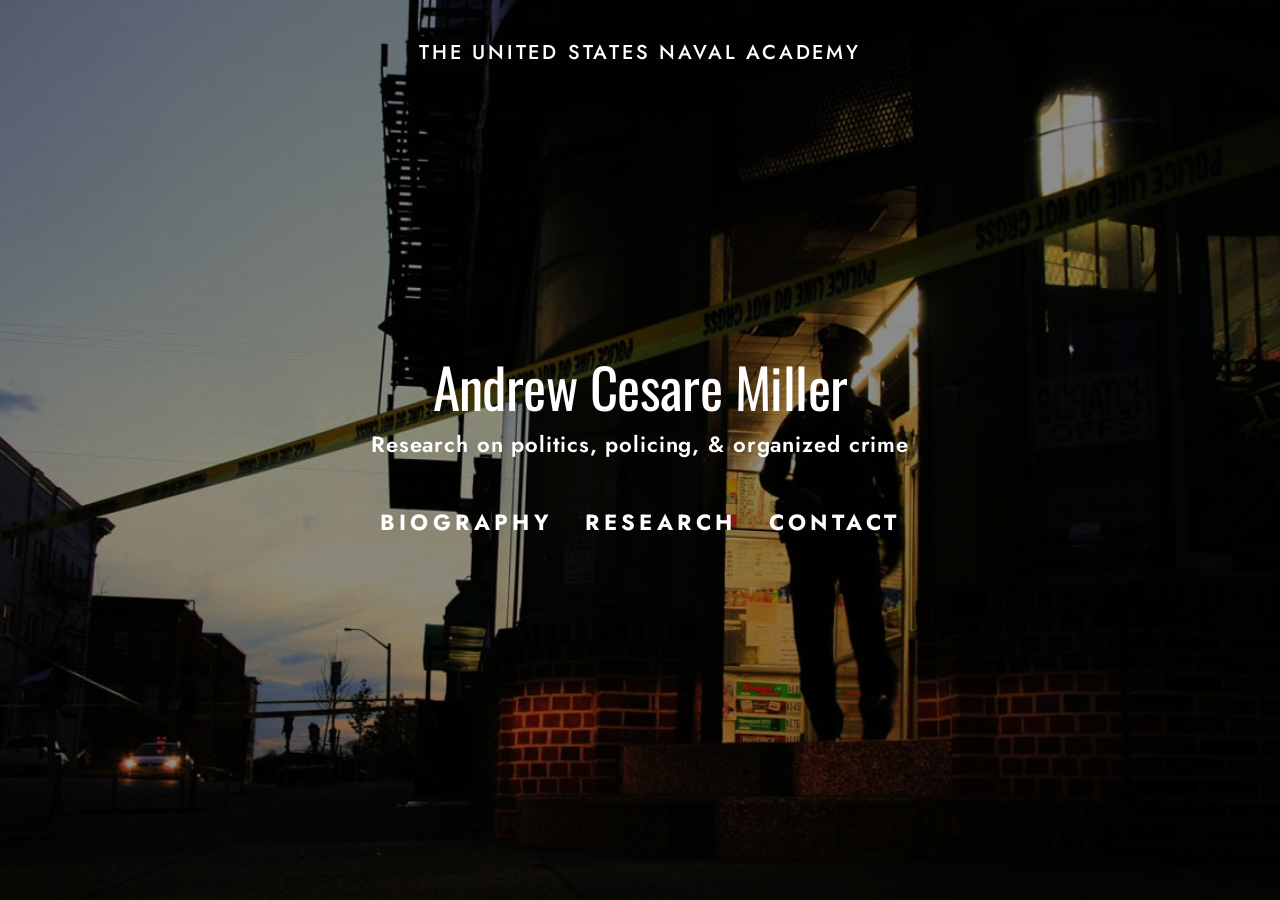
<file: index.html>
<!doctype html>
<html lang="en">
<head>
  <meta charset="utf-8">
  <meta name="viewport" content="width=device-width, initial-scale=1">
  <title>Andrew Cesare Miller | U.S. Naval Academy</title>
  <meta name="description" content="Research on organized crime and policing | Andrew Cesare Miller, Associate Professor, United States Naval Academy">
  <link rel="canonical" href="https://andrewcmiller.org/">
  <meta property="og:title" content="Andrew Cesare Miller | U.S. Naval Academy">
  <meta property="og:description" content="Research on organized crime and policing | Andrew Cesare Miller, Associate Professor, United States Naval Academy">
  <meta property="og:url" content="https://andrewcmiller.org/">
  <meta property="og:image" content="https://andrewcmiller.org/assets/img/og.jpg">
  <meta property="og:image:width" content="1200">
  <meta property="og:image:height" content="630">
  <meta property="og:image:alt" content="Andrew Cesare Miller: research on politics, policing, and organized crime">
  <meta property="og:type" content="website">
  <meta name="twitter:card" content="summary_large_image">
  <link rel="icon" href="assets/img/favicon.svg" type="image/svg+xml">
  <link rel="preload" href="assets/fonts/figtree.woff2" as="font" type="font/woff2" crossorigin>
  <link rel="stylesheet" href="assets/site.css">
  <link rel="alternate" type="text/plain" href="/llms.txt" title="Plain-text summary for language models">
  <script type="application/ld+json">{"@context":"https://schema.org","@graph":[{"@type":"WebSite","@id":"https://andrewcmiller.org/#website","url":"https://andrewcmiller.org/","name":"Andrew Cesare Miller","about":{"@id":"https://andrewcmiller.org/#person"}},{"@type":"Person","@id":"https://andrewcmiller.org/#person","name":"Andrew Cesare Miller","alternateName":["Andrew C. Miller","Andrew Miller"],"givenName":"Andrew","additionalName":"Cesare","familyName":"Miller","url":"https://andrewcmiller.org/","image":"https://andrewcmiller.org/assets/img/og.jpg","email":"mailto:millera@usna.edu","jobTitle":"Associate Professor of Political Science","worksFor":{"@type":"CollegeOrUniversity","name":"United States Naval Academy","url":"https://www.usna.edu","department":{"@type":"Organization","name":"Department of Political Science"}},"alumniOf":[{"@type":"CollegeOrUniversity","name":"Massachusetts Institute of Technology"},{"@type":"CollegeOrUniversity","name":"Georgetown University"},{"@type":"CollegeOrUniversity","name":"The George Washington University"}],"hasCredential":[{"@type":"EducationalOccupationalCredential","credentialCategory":"degree","name":"PhD, Political Science, Massachusetts Institute of Technology (2020)"},{"@type":"EducationalOccupationalCredential","credentialCategory":"degree","name":"Master of Science in Foreign Service, Georgetown University (2011)"},{"@type":"EducationalOccupationalCredential","credentialCategory":"degree","name":"BA, International Affairs & History, The George Washington University (2007)"}],"knowsAbout":["organized crime","criminal governance","policing","police–citizen cooperation","witness cooperation","political violence","International Criminal Court","comparative politics","Nigeria","Baltimore"],"award":["Outstanding Book Award, Division of International Criminology, American Society of Criminology (2025)","Political Science Teacher of the Year, United States Naval Academy (2024)","IASOC Best Dissertation Award (2021)"],"sameAs":["https://scholar.google.com/citations?user=7OlEJ7QAAAAJ","https://orcid.org/0000-0001-5634-9699","https://www.usna.edu/PoliSci/faculty.php#MillerAndrew","https://www.linkedin.com/in/andrew-miller-66686a5/"],"description":"Associate Professor of Political Science at the United States Naval Academy whose research focuses on politics, policing, and organized crime."}]}</script>
</head>
<body>
<a class="skip" href="#main">Skip to content</a>
<main id="main" class="cover">
  <p class="cover-kicker">The United States Naval Academy</p>
  <div>
    <h1>Andrew Cesare Miller</h1>
    <p class="tagline">Research on politics, policing, &amp; organized crime</p>
    <nav aria-label="Main">
      <a href="biography.html">Biography</a>
      <a href="research.html">Research</a>
      <a href="contact.html">Contact</a>
    </nav>
  </div>
</main>
</body>
</html>
</file>
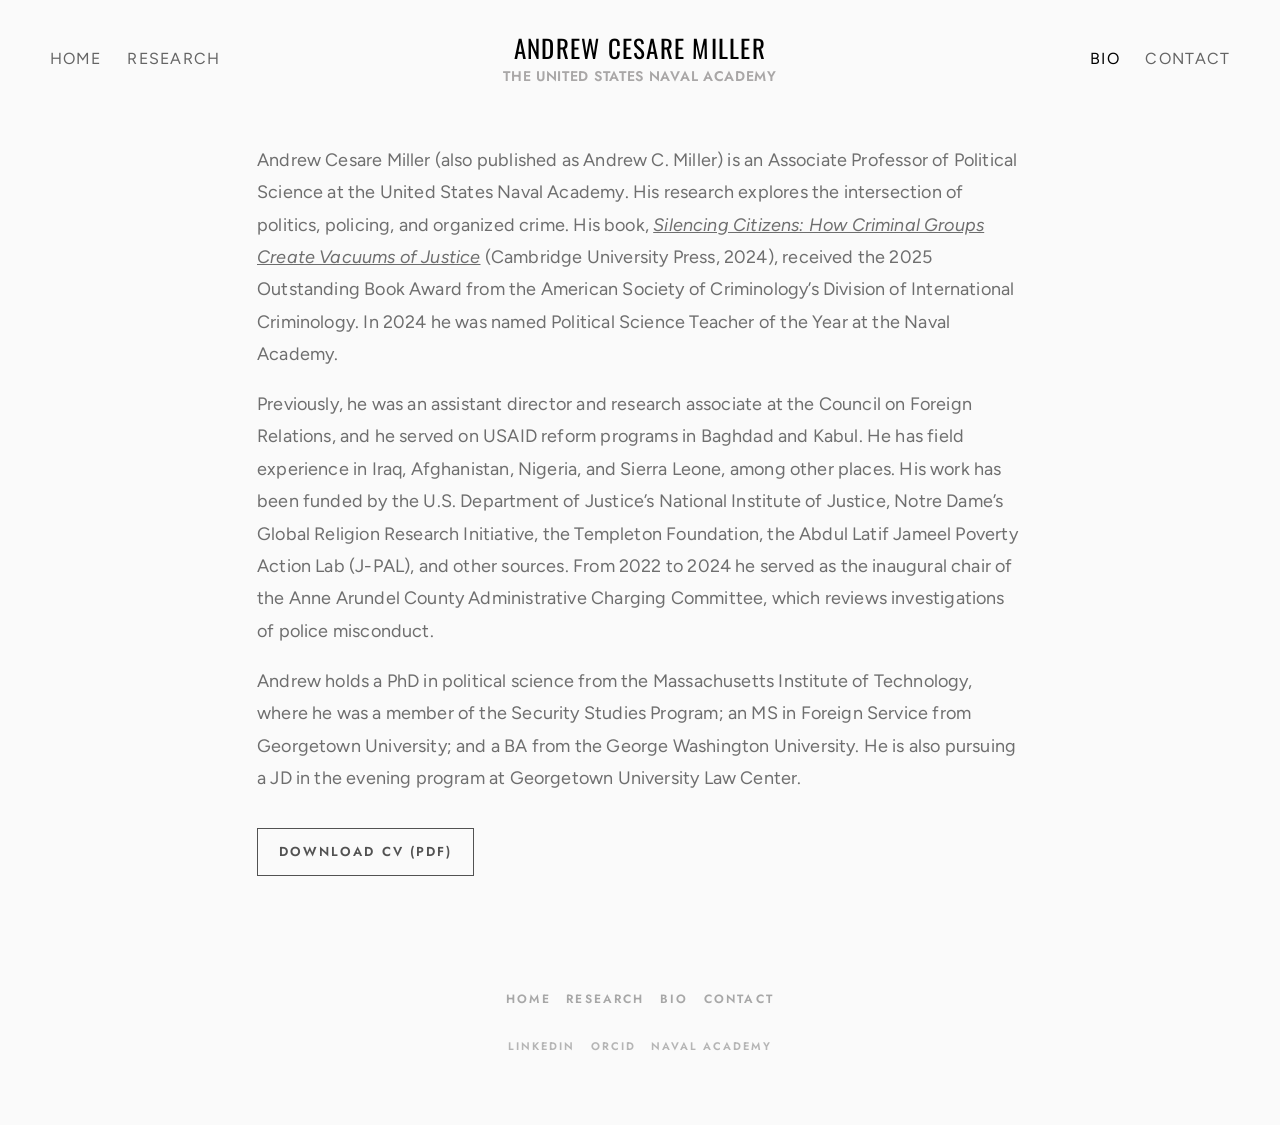
<file: biography.html>
<!doctype html>
<html lang="en">
<head>
  <meta charset="utf-8">
  <meta name="viewport" content="width=device-width, initial-scale=1">
  <title>Biography — Andrew Cesare Miller</title>
  <meta name="description" content="Biography and curriculum vitae of Andrew Cesare Miller, Associate Professor of Political Science at the United States Naval Academy.">
  <link rel="canonical" href="https://andrewcmiller.org/biography">
  <meta property="og:title" content="Biography — Andrew Cesare Miller">
  <meta property="og:description" content="Biography and curriculum vitae of Andrew Cesare Miller, Associate Professor of Political Science at the United States Naval Academy.">
  <meta property="og:url" content="https://andrewcmiller.org/biography">
  <meta property="og:image" content="https://andrewcmiller.org/assets/img/og.jpg">
  <meta property="og:image:width" content="1200">
  <meta property="og:image:height" content="630">
  <meta property="og:image:alt" content="Andrew Cesare Miller: research on politics, policing, and organized crime">
  <meta property="og:type" content="website">
  <meta name="twitter:card" content="summary_large_image">
  <link rel="icon" href="assets/img/favicon.svg" type="image/svg+xml">
  <link rel="preload" href="assets/fonts/figtree.woff2" as="font" type="font/woff2" crossorigin>
  <link rel="stylesheet" href="assets/site.css">
  <link rel="alternate" type="text/plain" href="/llms.txt" title="Plain-text summary for language models">
  <script type="application/ld+json">{"@context":"https://schema.org","@type":"ProfilePage","url":"https://andrewcmiller.org/biography","mainEntity":{"@type":"Person","@id":"https://andrewcmiller.org/#person","name":"Andrew Cesare Miller","alternateName":["Andrew C. Miller","Andrew Miller"],"givenName":"Andrew","additionalName":"Cesare","familyName":"Miller","url":"https://andrewcmiller.org/","image":"https://andrewcmiller.org/assets/img/og.jpg","email":"mailto:millera@usna.edu","jobTitle":"Associate Professor of Political Science","worksFor":{"@type":"CollegeOrUniversity","name":"United States Naval Academy","url":"https://www.usna.edu","department":{"@type":"Organization","name":"Department of Political Science"}},"alumniOf":[{"@type":"CollegeOrUniversity","name":"Massachusetts Institute of Technology"},{"@type":"CollegeOrUniversity","name":"Georgetown University"},{"@type":"CollegeOrUniversity","name":"The George Washington University"}],"hasCredential":[{"@type":"EducationalOccupationalCredential","credentialCategory":"degree","name":"PhD, Political Science, Massachusetts Institute of Technology (2020)"},{"@type":"EducationalOccupationalCredential","credentialCategory":"degree","name":"Master of Science in Foreign Service, Georgetown University (2011)"},{"@type":"EducationalOccupationalCredential","credentialCategory":"degree","name":"BA, International Affairs & History, The George Washington University (2007)"}],"knowsAbout":["organized crime","criminal governance","policing","police–citizen cooperation","witness cooperation","political violence","International Criminal Court","comparative politics","Nigeria","Baltimore"],"award":["Outstanding Book Award, Division of International Criminology, American Society of Criminology (2025)","Political Science Teacher of the Year, United States Naval Academy (2024)","IASOC Best Dissertation Award (2021)"],"sameAs":["https://scholar.google.com/citations?user=7OlEJ7QAAAAJ","https://orcid.org/0000-0001-5634-9699","https://www.usna.edu/PoliSci/faculty.php#MillerAndrew","https://www.linkedin.com/in/andrew-miller-66686a5/"]}}</script>
</head>
<body>
<a class="skip" href="#main">Skip to content</a>
<header class="site-head">
  <nav class="left" aria-label="Main, part 1"><a href="./">Home</a><a href="research.html">Research</a></nav>
  <a class="brand" href="./"><span class="name">Andrew Cesare Miller</span><span class="inst">The United States Naval Academy</span></a>
  <nav class="right" aria-label="Main, part 2"><a href="biography.html" aria-current="page">Bio</a><a href="contact.html">Contact</a></nav>
</header>
<main id="main" class="page">
<p>Andrew Cesare Miller (also published as Andrew C. Miller) is an Associate Professor of Political Science at the United States Naval Academy. His research explores the intersection of politics, policing, and organized crime. His book, <a href="https://doi.org/10.1017/9781009354455"><em>Silencing Citizens: How Criminal Groups Create Vacuums of Justice</em></a> (Cambridge University Press, 2024), received the 2025 Outstanding Book Award from the American Society of Criminology’s Division of International Criminology. In 2024 he was named Political Science Teacher of the Year at the Naval Academy.</p>
<p>Previously, he was an assistant director and research associate at the Council on Foreign Relations, and he served on USAID reform programs in Baghdad and Kabul. He has field experience in Iraq, Afghanistan, Nigeria, and Sierra Leone, among other places. His work has been funded by the U.S. Department of Justice’s National Institute of Justice, Notre Dame’s Global Religion Research Initiative, the Templeton Foundation, the Abdul Latif Jameel Poverty Action Lab (J-PAL), and other sources. From 2022 to 2024 he served as the inaugural chair of the Anne Arundel County Administrative Charging Committee, which reviews investigations of police misconduct.</p>
<p>Andrew holds a PhD in political science from the Massachusetts Institute of Technology, where he was a member of the Security Studies Program; an MS in Foreign Service from Georgetown University; and a BA from the George Washington University. He is also pursuing a JD in the evening program at Georgetown University Law Center.</p>
<p><a class="cv-link" href="Miller_CV.pdf" download>Download CV (PDF)</a></p>
</main>
<footer class="site-foot">
  <nav class="foot-nav" aria-label="Footer"><a href="./">Home</a> <a href="research.html">Research</a> <a href="biography.html">Bio</a> <a href="contact.html">Contact</a></nav>
  <nav class="foot-profiles" aria-label="Profiles"><a href="https://www.linkedin.com/in/andrew-miller-66686a5/">LinkedIn</a> <a href="https://orcid.org/0000-0001-5634-9699">ORCID</a> <a href="https://www.usna.edu/PoliSci/faculty.php#MillerAndrew">Naval Academy</a></nav>
</footer>
</body>
</html>
</file>
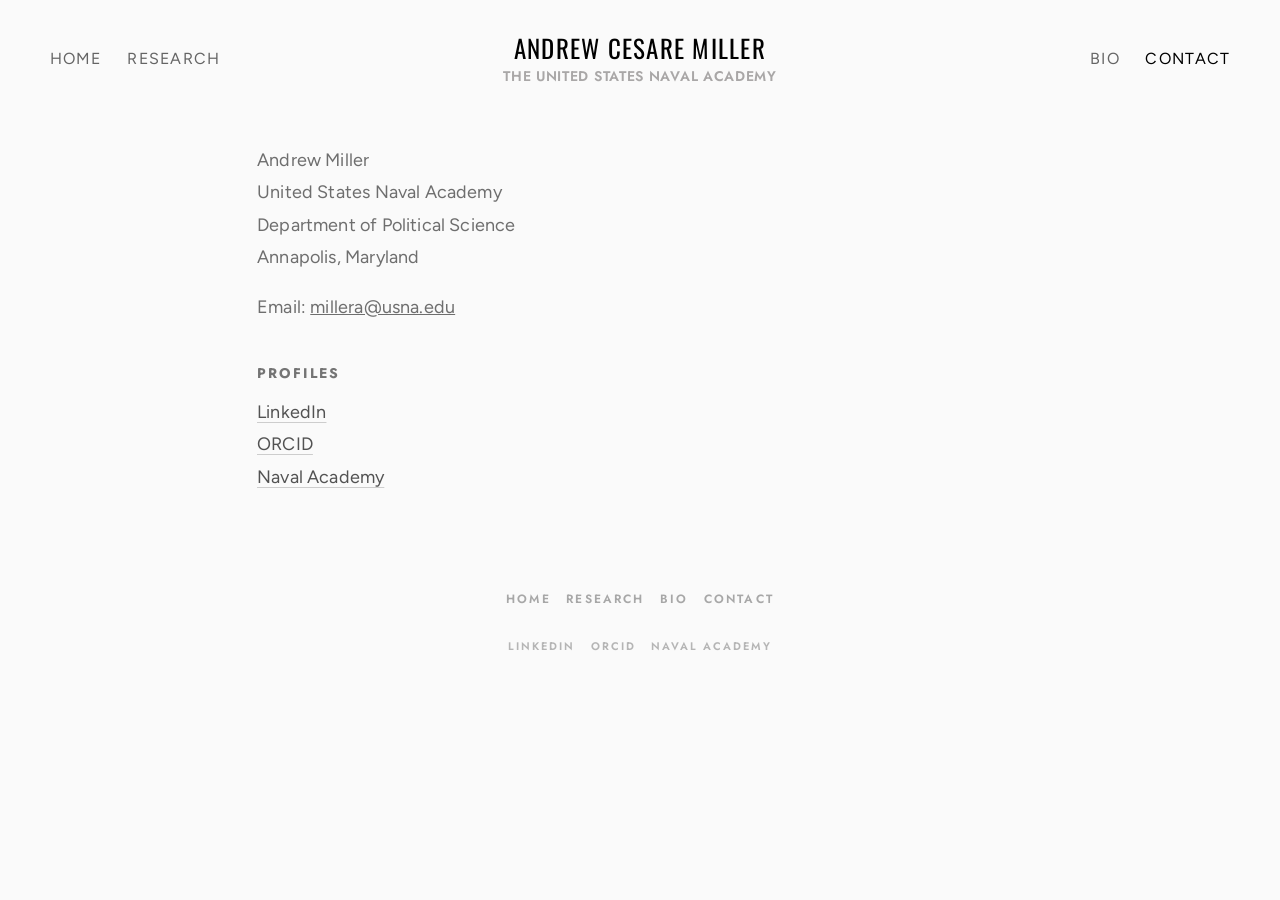
<file: contact.html>
<!doctype html>
<html lang="en">
<head>
  <meta charset="utf-8">
  <meta name="viewport" content="width=device-width, initial-scale=1">
  <title>Contact — Andrew Cesare Miller</title>
  <meta name="description" content="Contact Andrew Cesare Miller, Department of Political Science, United States Naval Academy.">
  <link rel="canonical" href="https://andrewcmiller.org/contact">
  <meta property="og:title" content="Contact — Andrew Cesare Miller">
  <meta property="og:description" content="Contact Andrew Cesare Miller, Department of Political Science, United States Naval Academy.">
  <meta property="og:url" content="https://andrewcmiller.org/contact">
  <meta property="og:image" content="https://andrewcmiller.org/assets/img/og.jpg">
  <meta property="og:image:width" content="1200">
  <meta property="og:image:height" content="630">
  <meta property="og:image:alt" content="Andrew Cesare Miller: research on politics, policing, and organized crime">
  <meta property="og:type" content="website">
  <meta name="twitter:card" content="summary_large_image">
  <link rel="icon" href="assets/img/favicon.svg" type="image/svg+xml">
  <link rel="preload" href="assets/fonts/figtree.woff2" as="font" type="font/woff2" crossorigin>
  <link rel="stylesheet" href="assets/site.css">
  <link rel="alternate" type="text/plain" href="/llms.txt" title="Plain-text summary for language models">
</head>
<body>
<a class="skip" href="#main">Skip to content</a>
<header class="site-head">
  <nav class="left" aria-label="Main, part 1"><a href="./">Home</a><a href="research.html">Research</a></nav>
  <a class="brand" href="./"><span class="name">Andrew Cesare Miller</span><span class="inst">The United States Naval Academy</span></a>
  <nav class="right" aria-label="Main, part 2"><a href="biography.html">Bio</a><a href="contact.html" aria-current="page">Contact</a></nav>
</header>
<main id="main" class="page contact">
<p>Andrew Miller</p>
<p>United States Naval Academy</p>
<p>Department of Political Science</p>
<p>Annapolis, Maryland</p>
<p class="email">Email: <a href="mailto:millera@usna.edu">millera@usna.edu</a></p>
<h3 class="profiles-h">Profiles</h3>
<ul class="profiles"><li><a href="https://www.linkedin.com/in/andrew-miller-66686a5/">LinkedIn</a></li><li><a href="https://orcid.org/0000-0001-5634-9699">ORCID</a></li><li><a href="https://www.usna.edu/PoliSci/faculty.php#MillerAndrew">Naval Academy</a></li></ul>
</main>
<footer class="site-foot">
  <nav class="foot-nav" aria-label="Footer"><a href="./">Home</a> <a href="research.html">Research</a> <a href="biography.html">Bio</a> <a href="contact.html">Contact</a></nav>
  <nav class="foot-profiles" aria-label="Profiles"><a href="https://www.linkedin.com/in/andrew-miller-66686a5/">LinkedIn</a> <a href="https://orcid.org/0000-0001-5634-9699">ORCID</a> <a href="https://www.usna.edu/PoliSci/faculty.php#MillerAndrew">Naval Academy</a></nav>
</footer>
</body>
</html>
</file>
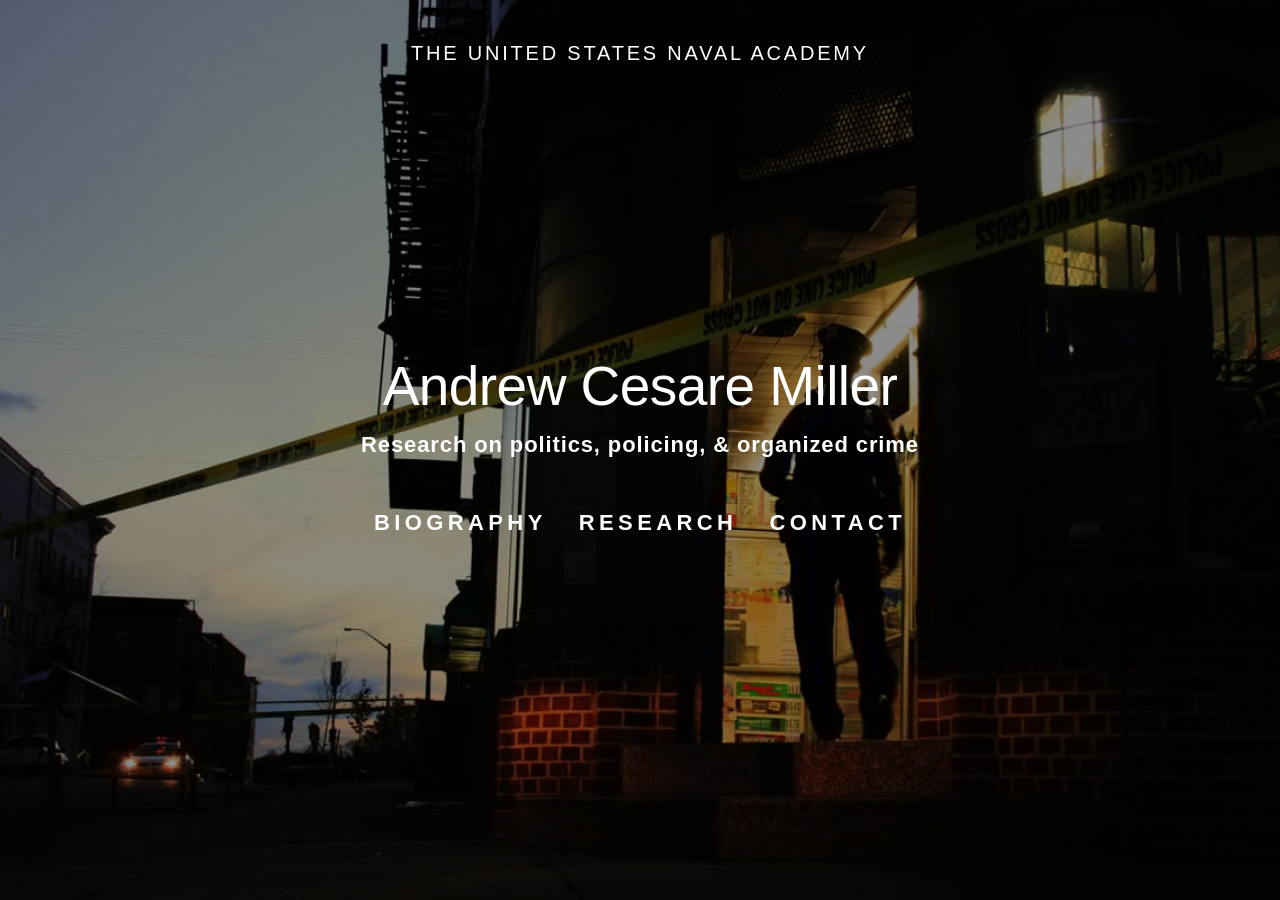
<file: home.html>
<!doctype html><html lang="en"><head><meta charset="utf-8"><meta http-equiv="refresh" content="0; url=/"><link rel="canonical" href="https://andrewcmiller.org/"><title>Redirecting</title></head><body><a href="/">Continue</a></body></html>
</file>
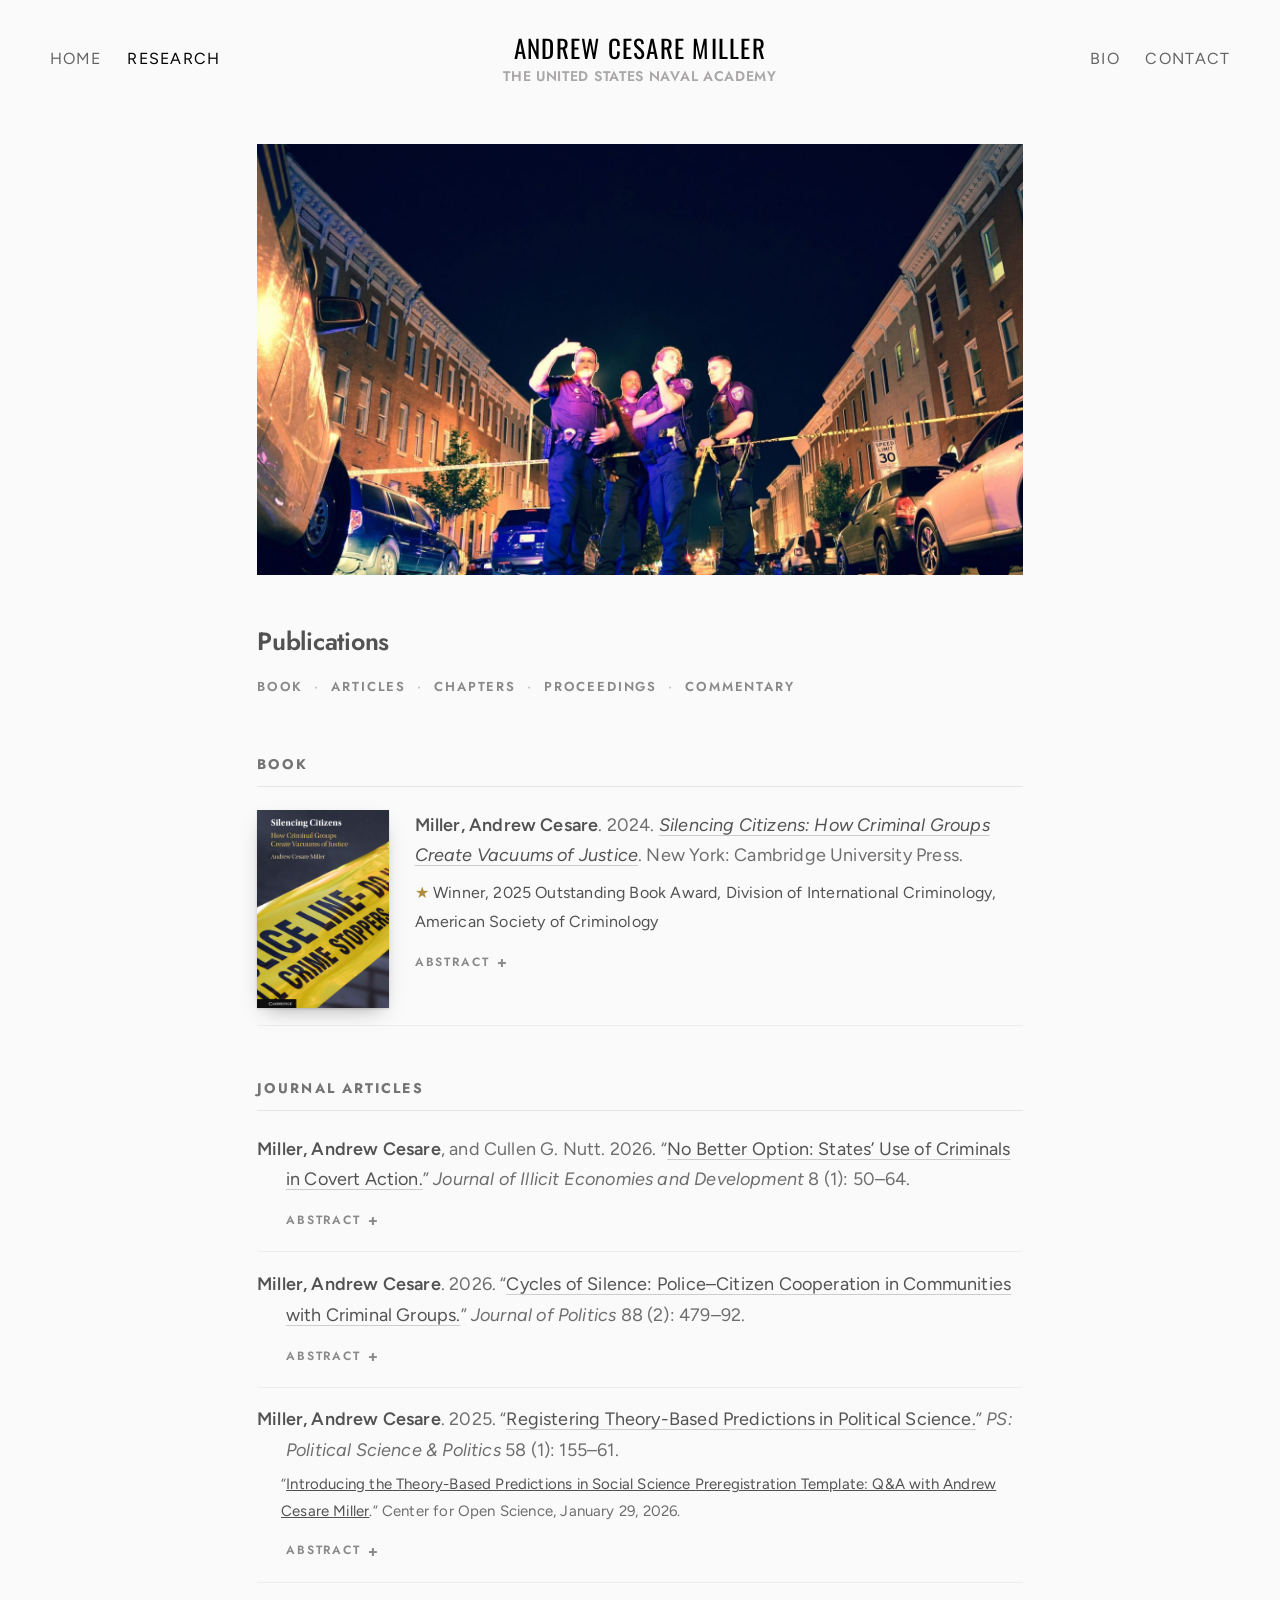
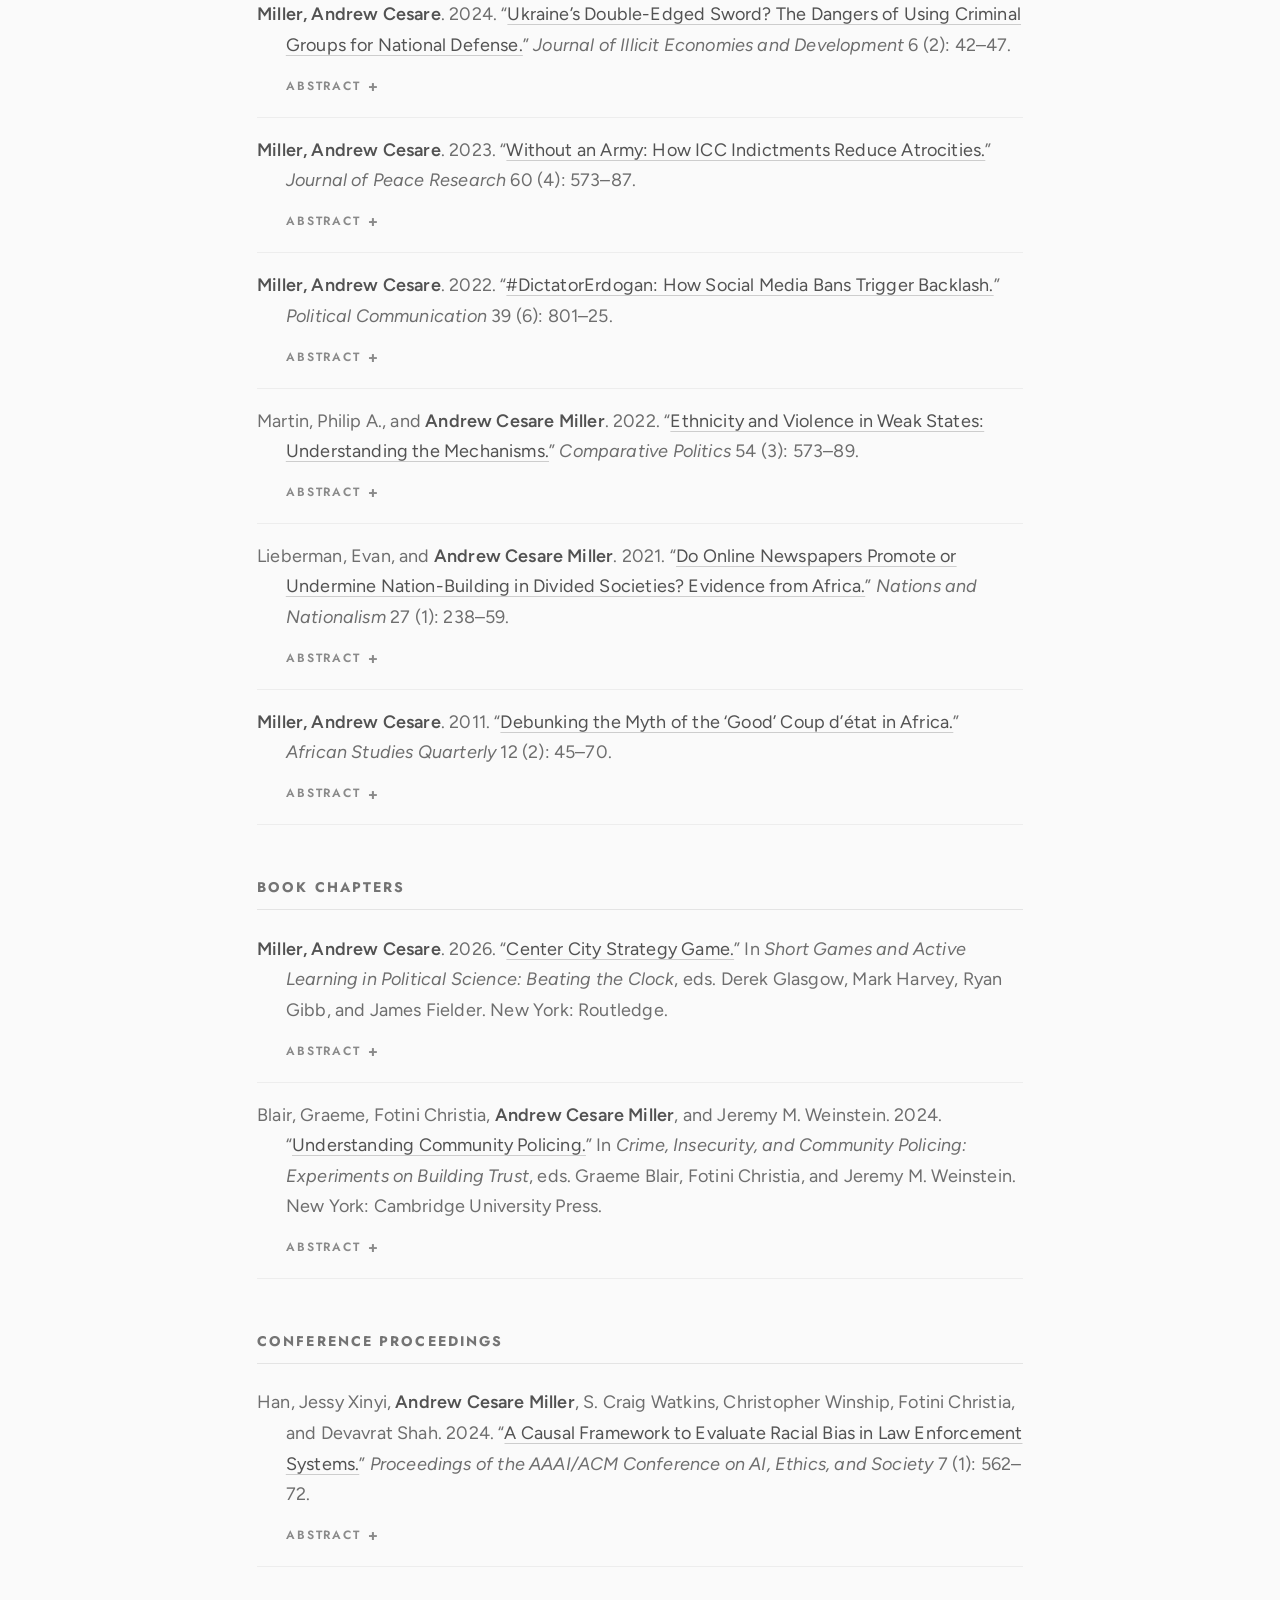
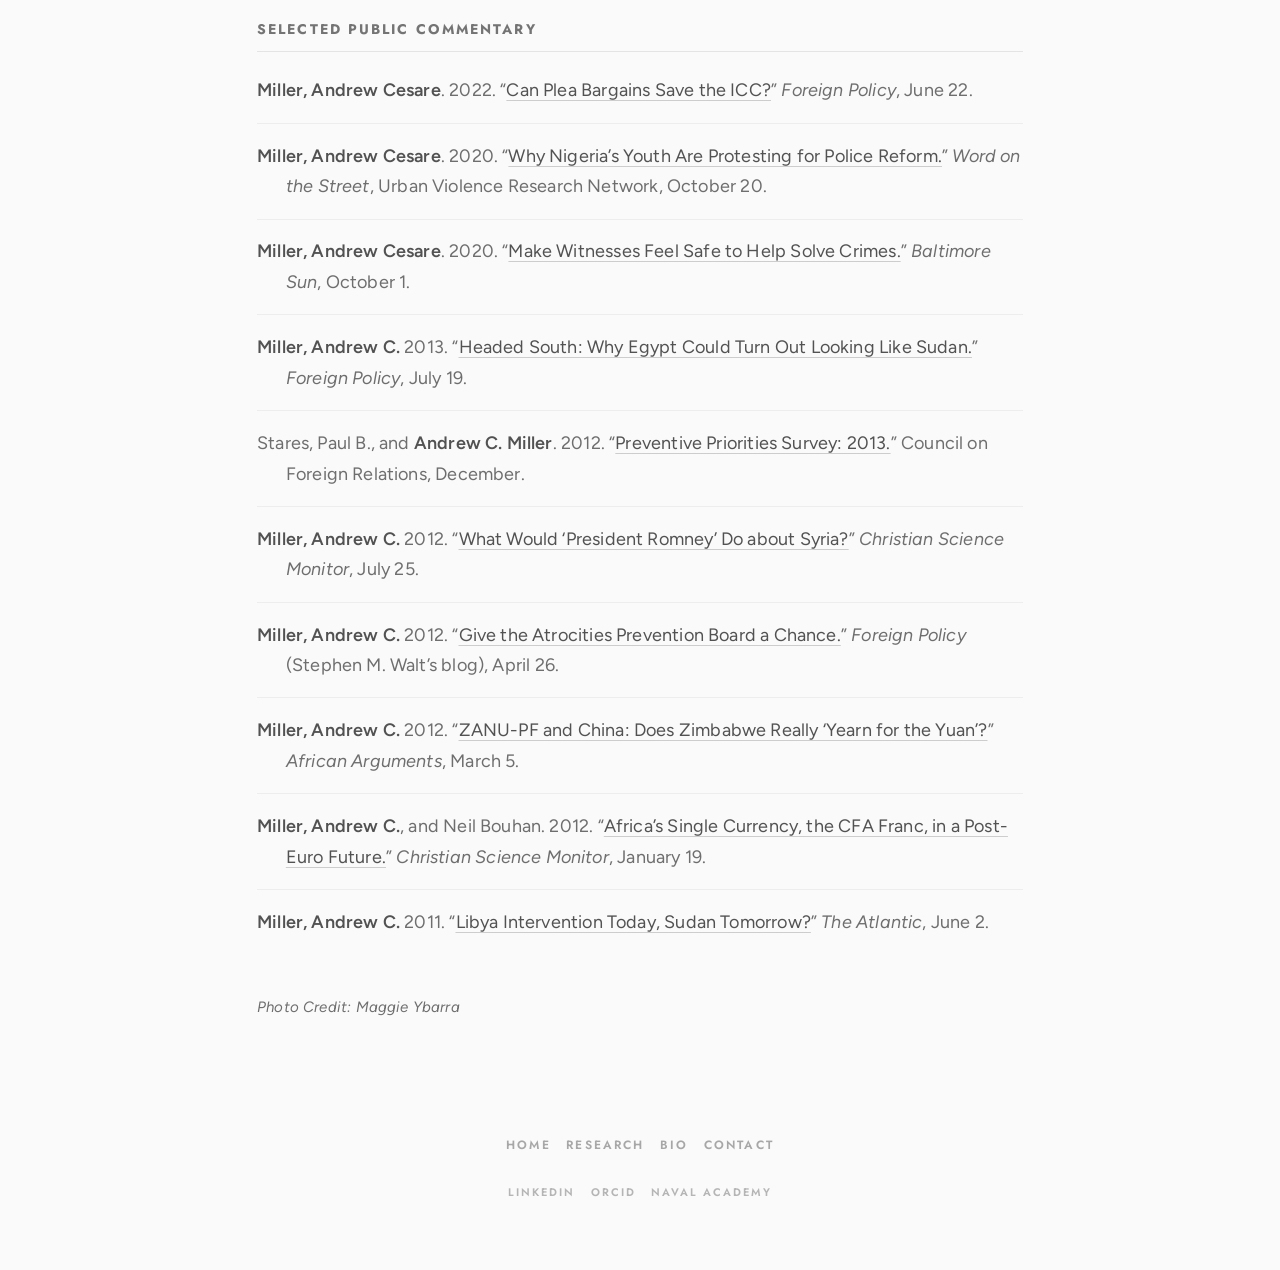
<file: research.html>
<!doctype html>
<html lang="en">
<head>
  <meta charset="utf-8">
  <meta name="viewport" content="width=device-width, initial-scale=1">
  <title>Research — Andrew Cesare Miller</title>
  <meta name="description" content="Publications by Andrew Cesare Miller on organized crime, policing, international justice, and political violence.">
  <link rel="canonical" href="https://andrewcmiller.org/research">
  <meta property="og:title" content="Research — Andrew Cesare Miller">
  <meta property="og:description" content="Publications by Andrew Cesare Miller on organized crime, policing, international justice, and political violence.">
  <meta property="og:url" content="https://andrewcmiller.org/research">
  <meta property="og:image" content="https://andrewcmiller.org/assets/img/og.jpg">
  <meta property="og:image:width" content="1200">
  <meta property="og:image:height" content="630">
  <meta property="og:image:alt" content="Andrew Cesare Miller: research on politics, policing, and organized crime">
  <meta property="og:type" content="website">
  <meta name="twitter:card" content="summary_large_image">
  <link rel="icon" href="assets/img/favicon.svg" type="image/svg+xml">
  <link rel="preload" href="assets/fonts/figtree.woff2" as="font" type="font/woff2" crossorigin>
  <link rel="stylesheet" href="assets/site.css">
  <link rel="alternate" type="text/plain" href="/llms.txt" title="Plain-text summary for language models">
  <script type="application/ld+json">{"@context":"https://schema.org","@type":"CollectionPage","url":"https://andrewcmiller.org/research","name":"Research — Andrew Cesare Miller","about":{"@id":"https://andrewcmiller.org/#person"},"mainEntity":{"@type":"ItemList","itemListElement":[{"@type":"ListItem","position":1,"item":{"@type":"Book","@id":"https://andrewcmiller.org/research#book","name":"Silencing Citizens: How Criminal Groups Create Vacuums of Justice","author":{"@id":"https://andrewcmiller.org/#person"},"datePublished":"2024","publisher":{"@type":"Organization","name":"Cambridge University Press"},"url":"https://doi.org/10.1017/9781009354455","identifier":{"@type":"PropertyValue","propertyID":"DOI","value":"10.1017/9781009354455"},"image":"https://andrewcmiller.org/assets/img/silencing-citizens-cover.jpg","award":"Outstanding Book Award, Division of International Criminology, American Society of Criminology (2025)","abstract":"Criminal groups, like mafias and gangs, often get away with murder. States are responsible for providing justice but struggle to end this impunity, in part because these groups prevent witnesses from coming forward with information. Silencing Citizens explains how criminal groups constrain cooperation with the police not just by threatening retaliation but also by shaping citizens’ perceptions of community support for cooperation. The book details a social psychological process through which criminal group violence makes community support for cooperation appear weaker than it is and thus reduces witnesses’ willingness to share information with the police. The book draws on a wealth of data including original surveys in two contrasting cities: Baltimore, Maryland in the Global North and Lagos, Nigeria in the Global South."}},{"@type":"ListItem","position":2,"item":{"@type":"ScholarlyArticle","name":"No Better Option: States’ Use of Criminals in Covert Action","datePublished":"2026","author":"Miller, Andrew Cesare, and Cullen G. Nutt","citation":"Miller, Andrew Cesare, and Cullen G. Nutt. 2026. No Better Option: States’ Use of Criminals in Covert Action. Journal of Illicit Economies and Development 8 (1): 50–64.","isPartOf":{"@type":"Periodical","name":"Journal of Illicit Economies and Development"},"url":"https://doi.org/10.31389/jied.333","identifier":{"@type":"PropertyValue","propertyID":"DOI","value":"10.31389/jied.333"},"abstract":"States frequently conduct covert action, such as attempting to subvert or overthrow their rivals. When doing so, intervening states may deploy their own operatives or cooperate with proxy actors, including criminal organizations. Under what conditions do interveners use criminals for covert action? Existing works have highlighted the potential benefits to interveners of working with criminal organizations but do not explain why states use them in some cases and not in others. We theorize that interveners are more likely to employ criminals in covert action when (1) criminal organizations have unique access to the target—meaning criminals have the will and wherewithal to carry out an operation undetected, whereas interveners’ other proxies do not—and (2) when a criminal organization calculates that the material benefits of cooperation with the intervener outweighs the risks. To probe the importance of these factors, we examine two contrasting cases: the US’ use of the Italian-American mafia in an attempt to assassinate Cuba’s Fidel Castro and Libya’s 1986 negotiations with the Chicago-based El Rukn gang to conduct a terrorist attack in the US. We pair each of these core cases with a similar case in which interveners possessed other avenues for accessing the target, namely the US-backed overthrow of Rafael Trujillo in the Dominican Republic and a Libyan-sponsored bombing in West Berlin. By highlighting the significance of unique access to the target and criminal organizations’ own calculations regarding cooperation, this article introduces a dynamic theory accounting for states’ use of criminal organizations in covert action.","creator":{"@id":"https://andrewcmiller.org/#person"}}},{"@type":"ListItem","position":3,"item":{"@type":"ScholarlyArticle","name":"Cycles of Silence: Police–Citizen Cooperation in Communities with Criminal Groups","datePublished":"2026","author":"Miller, Andrew Cesare","citation":"Miller, Andrew Cesare. 2026. Cycles of Silence: Police–Citizen Cooperation in Communities with Criminal Groups. Journal of Politics 88 (2): 479–92.","isPartOf":{"@type":"Periodical","name":"Journal of Politics"},"url":"https://doi.org/10.1086/735455","identifier":{"@type":"PropertyValue","propertyID":"DOI","value":"10.1086/735455"},"abstract":"Many states struggle to provide justice for victims of violent crime, partly due to criminal groups preventing citizens from sharing information with the police. Cycles of silence theory posits that criminal groups constrain witness information-sharing by making community norms favoring cooperation with the police appear weaker to citizens than they are. This article tests the theory in the markets of Lagos, Nigeria, where shopkeepers are exposed to violence by “area boy” crews. According to survey results, shopkeepers perceive that fewer witnesses would share information with the police than are willing to do so, and as a result, the average witness is predicted to share significantly less information than they would have if they were aware of the latent strength of cooperation norms. A virtual reality vignette embedded in the survey shows that rendering a crime reporting tip line anonymous and creating awareness of other shopkeepers cooperating can increase witness information-sharing.","creator":{"@id":"https://andrewcmiller.org/#person"}}},{"@type":"ListItem","position":4,"item":{"@type":"ScholarlyArticle","name":"Registering Theory-Based Predictions in Political Science","datePublished":"2025","author":"Miller, Andrew Cesare","citation":"Miller, Andrew Cesare. 2025. Registering Theory-Based Predictions in Political Science. PS: Political Science & Politics 58 (1): 155–61.","isPartOf":{"@type":"Periodical","name":"PS: Political Science & Politics"},"url":"https://doi.org/10.1017/S1049096524000404","identifier":{"@type":"PropertyValue","propertyID":"DOI","value":"10.1017/S1049096524000404"},"abstract":"How can political scientists rigorously evaluate the predictive power of theories? Many peer-reviewed political science articles include predictions about future outcomes, and scholars make predictions on social media and other public forums. The prevalence of predictions suggests that scholars recognize the utility of leveraging theories for this purpose; however, the predictions often are not made in a manner that allows for rigorously evaluating their accuracy. Building on the increasing popularity of study preregistration in the social sciences, this article proposes “prediction registration” as a means for scholars to publish falsifiable, systematic, and verifiable theory-based predictions. Increasing the rigor of predictive theory testing can advance often-circular debates about accuracy and presents a “win-win” for scholars who aim to test the predictive power of theories. With a more rigorous approach, correct predictions would better demonstrate a theory’s ability to forecast outcomes, and missed predictions would reveal information that can be used to calibrate the theory.","creator":{"@id":"https://andrewcmiller.org/#person"}}},{"@type":"ListItem","position":5,"item":{"@type":"ScholarlyArticle","name":"Ukraine’s Double-Edged Sword? The Dangers of Using Criminal Groups for National Defense","datePublished":"2024","author":"Miller, Andrew Cesare","citation":"Miller, Andrew Cesare. 2024. Ukraine’s Double-Edged Sword? The Dangers of Using Criminal Groups for National Defense. Journal of Illicit Economies and Development 6 (2): 42–47.","isPartOf":{"@type":"Periodical","name":"Journal of Illicit Economies and Development"},"url":"https://doi.org/10.31389/jied.236","identifier":{"@type":"PropertyValue","propertyID":"DOI","value":"10.31389/jied.236"},"abstract":"What are the dangers of states using criminal groups for national defense? This article evaluates this question in the context of Ukraine’s response to the 2022 Russian invasion. It lays out what is currently known about Kyiv’s use of criminal groups as part of its defense efforts, specifically for intelligence-gathering and for bolstering military manpower. Wartime arrangements with criminal actors, however, could compound corruption concerns among citizens that undermine their trust in the state. Such arrangements might entrench a pre-war perception that criminal groups wield influence over state institutions. The state granting leniency to criminal actors in exchange for wartime support could also reduce already low confidence in Ukraine’s criminal justice system. While leveraging criminal groups may be necessary for defense purposes, Ukrainian authorities should remain cognizant of the trade-offs involved—some of which may not become evident until the post-war period.","creator":{"@id":"https://andrewcmiller.org/#person"}}},{"@type":"ListItem","position":6,"item":{"@type":"ScholarlyArticle","name":"Without an Army: How ICC Indictments Reduce Atrocities","datePublished":"2023","author":"Miller, Andrew Cesare","citation":"Miller, Andrew Cesare. 2023. Without an Army: How ICC Indictments Reduce Atrocities. Journal of Peace Research 60 (4): 573–87.","isPartOf":{"@type":"Periodical","name":"Journal of Peace Research"},"url":"https://doi.org/10.1177/00223433221088692","identifier":{"@type":"PropertyValue","propertyID":"DOI","value":"10.1177/00223433221088692"},"abstract":"Do International Criminal Court (ICC) indictments reduce atrocities? The ICC convicting only ten perpetrators since its founding in 2002 has generated skepticism of the court’s ability to prevent attacks against civilians. Drawing on the criminal violence literature, this article applies the concept of assurance to explain how the ICC reduces atrocities despite its limited capacity. As with criminal organizations facing domestic indictments, armed groups affiliated with ICC indictees often (mis)perceive that the indictments come with assurance: that is, indictee-affiliated groups believe that they can alleviate the costs imposed by indictments if they refrain from further attacks. I test the effect of ICC indictments on violence using the weighted regression method generalized synthetic control to mitigate empirical challenges posed by endogeneity and data unreliability. The results indicate that indictments lead to a substantial initial decline in attacks against civilians by armed groups affiliated with indictees, but the attacks return to pre-indictment levels when indictees face sustained punishment from the court. Descriptive cases of ICC indictments against alleged perpetrators in Uganda and Kenya are used to illustrate the role of assurance. These findings imply that the ICC might reduce violence by engaging in plea bargains and other negotiated settlements—tools commonly employed by domestic prosecutors fighting criminal organizations.","creator":{"@id":"https://andrewcmiller.org/#person"}}},{"@type":"ListItem","position":7,"item":{"@type":"ScholarlyArticle","name":"#DictatorErdogan: How Social Media Bans Trigger Backlash","datePublished":"2022","author":"Miller, Andrew Cesare","citation":"Miller, Andrew Cesare. 2022. #DictatorErdogan: How Social Media Bans Trigger Backlash. Political Communication 39 (6): 801–25.","isPartOf":{"@type":"Periodical","name":"Political Communication"},"url":"https://doi.org/10.1080/10584609.2022.2109084","identifier":{"@type":"PropertyValue","propertyID":"DOI","value":"10.1080/10584609.2022.2109084"},"abstract":"Can authorities effectively shut down widely used social media platforms? This article theorizes that banning social media platforms with existing user bases triggers the psychological mechanism of reactance. Reactance motivates citizens to circumvent bans and ultimately results in intensified criticism of the censoring authorities on banned platforms. Reactance dynamics in response to social media bans are particularly relevant in countries with hybrid regimes—that is, regimes with both democratic and autocratic characteristics. Authorities in these countries generally allow widespread adoption of social media platforms. At the same time, they engage in temporary platform bans, usually to limit antiregime discourse at crucial political junctures such as elections. This combination of large user bases and temporary bans creates a “reactance equilibrium” in which there is high demand among citizens to access the restricted platforms. Unlike with censorship of traditional media such as television and print news outlets, the costs for citizens to circumvent social media bans are relatively low, which allows citizens to act on their reactance states. Drawing on a dataset of 15 million geolocated tweets, this article presents evidence of a censorship backlash to Turkey’s March 2014 Twitter ban, which is considered among the first attempts to block a widely adopted social media platform. A synthetic control model and descriptive statistics reveal widespread circumvention of the ban. Furthermore, sentiment analysis shows that, in the wake of the ban, Twitter discourse became increasingly negative, especially toward the ban’s main progenitor then-Prime Minister Recep Tayyip Erdogan.","creator":{"@id":"https://andrewcmiller.org/#person"}}},{"@type":"ListItem","position":8,"item":{"@type":"ScholarlyArticle","name":"Ethnicity and Violence in Weak States: Understanding the Mechanisms","datePublished":"2022","author":"Martin, Philip A., and Andrew Cesare Miller","citation":"Martin, Philip A., and Andrew Cesare Miller. 2022. Ethnicity and Violence in Weak States: Understanding the Mechanisms. Comparative Politics 54 (3): 573–89.","isPartOf":{"@type":"Periodical","name":"Comparative Politics"},"url":"https://doi.org/10.5129/001041522X16420169882963","identifier":{"@type":"PropertyValue","propertyID":"DOI","value":"10.5129/001041522X16420169882963"},"abstract":"In the past decade, political violence research has been deeply shaped by the “ethnopolitical exclusion” model of conflict, a research tradition that emphasizes the group-level mechanisms connecting ethnic identity to conflict processes. This review article examines three recent books that represent a new wave of scholarship that studies how different social, political, and institutional processes give rise to ethnically-organized violence. These works make several notable contributions. They move beyond static, structuralist approaches for understanding the emergence of ethnic “grievances” and focus attention on the dynamic processes and state policies that amplify or curb the political salience of ethnic appeals. They also shed new light on the nuanced role that ethnic demographic distributions play in the onset and termination of intrastate conflict.","creator":{"@id":"https://andrewcmiller.org/#person"}}},{"@type":"ListItem","position":9,"item":{"@type":"ScholarlyArticle","name":"Do Online Newspapers Promote or Undermine Nation-Building in Divided Societies? Evidence from Africa","datePublished":"2021","author":"Lieberman, Evan, and Andrew Cesare Miller","citation":"Lieberman, Evan, and Andrew Cesare Miller. 2021. Do Online Newspapers Promote or Undermine Nation-Building in Divided Societies? Evidence from Africa. Nations and Nationalism 27 (1): 238–59.","isPartOf":{"@type":"Periodical","name":"Nations and Nationalism"},"url":"https://doi.org/10.1111/nana.12661","identifier":{"@type":"PropertyValue","propertyID":"DOI","value":"10.1111/nana.12661"},"abstract":"Seminal contributions to the study of nation-building emphasized the role of newspapers in the development of national consciousness. But do such theories apply in the modern context of online news sites, especially in diverse, postcolonial societies? Because online news sites contain forums for reader comments, this provides an opportunity to assess the relationship between exposure to media content and citizen sentiments. We investigate the extent to which a major online news site makes ethnic categories salient in sub-Saharan Africa’s largest country, Nigeria. Analysing more than 35,000 news articles and 300,000 comments, we find that commenters frequently broadcast strong expressions of subnational ethnic animus in response to a wide variety of stories. In particular, the use of some ethnic categories in headlines is associated with more than 40 percentage point increase in the probability of at least one reader making an ethnic-based comment. Extending the analysis to South Africa, we show that these patterns generalize beyond Nigeria. By amplifying ethnic animus, ‘national’ newspapers may impede nation-building efforts.","creator":{"@id":"https://andrewcmiller.org/#person"}}},{"@type":"ListItem","position":10,"item":{"@type":"ScholarlyArticle","name":"Debunking the Myth of the ‘Good’ Coup d’état in Africa","datePublished":"2011","author":"Miller, Andrew Cesare","citation":"Miller, Andrew Cesare. 2011. Debunking the Myth of the ‘Good’ Coup d’état in Africa. African Studies Quarterly 12 (2): 45–70.","isPartOf":{"@type":"Periodical","name":"African Studies Quarterly"},"url":"https://journals.flvc.org/ASQ/article/view/136238","abstract":"In response to the recent coup in Niger, which ousted the country’s president-turned-strongman Mamadou Tandja, the capital erupted in pro-coup demonstrations. Many commentators and foreign governments also showed tacit support for the junta. What is the likelihood that this coup and the other coup regimes in Africa will lead to the institutionalization of durable and stable democracies? Based on historical analysis of past African coups that brought brief democratic transitions, this article argues that it is unlikely. For the four African coups that briefly put in place democratic institutions—Sierra Leone (1968), Ghana (1978), Sudan (1985), and Niger (1999)—the juntas and proceeding civilian governments failed to address core political and economic issues, lacked durability, and did not engender long-term political stability. To further debunk the myth of the so-called “good” coup d’état in Africa, this article also demonstrates that coup regimes, which consolidate governing authority in failed states, attempt to institutionalize autocracies.","creator":{"@id":"https://andrewcmiller.org/#person"}}},{"@type":"ListItem","position":11,"item":{"@type":"Chapter","name":"Center City Strategy Game","datePublished":"2026","author":"Miller, Andrew Cesare","citation":"Miller, Andrew Cesare. 2026. Center City Strategy Game. In Short Games and Active Learning in Political Science: Beating the Clock, eds. Derek Glasgow, Mark Harvey, Ryan Gibb, and James Fielder. New York: Routledge.","url":"https://www.routledge.com/Short-Games-and-Active-Learning-in-Political-Science-Beating-the-Clock/Glasgow-Harvey-Gibb-Fielder/p/book/9781032744322","abstract":"This strategy game helps students understand the strategies that state and non-state actors employ to compete for control of territory. It does so in the context of an urban environment where police, criminal groups, and vigilantes often vie for control of neighborhoods. These dynamics relate to broader topics in comparative politics including criminal governance and conflict processes, among others.","creator":{"@id":"https://andrewcmiller.org/#person"}}},{"@type":"ListItem","position":12,"item":{"@type":"Chapter","name":"Understanding Community Policing","datePublished":"2024","author":"Blair, Graeme, Fotini Christia, Andrew Cesare Miller, and Jeremy M. Weinstein","citation":"Blair, Graeme, Fotini Christia, Andrew Cesare Miller, and Jeremy M. Weinstein. 2024. Understanding Community Policing. In Crime, Insecurity, and Community Policing: Experiments on Building Trust, eds. Graeme Blair, Fotini Christia, and Jeremy M. Weinstein. New York: Cambridge University Press.","url":"https://doi.org/10.1017/9781009235914.005","identifier":{"@type":"PropertyValue","propertyID":"DOI","value":"10.1017/9781009235914.005"},"abstract":"This chapter lays out the theoretical foundations of community policing and highlights evidence gaps in evaluations of community policing’s effectiveness. Community policing is a law enforcement strategy that centers around building trust between police and citizens as well as promoting citizen engagement with authorities in order to advance public safety. The chapter describes the origins of community policing as well as the logic of how it might render the police more effective, primarily through improved information provision from citizens. Despite substantial support for community policing, a systematic review detailed in the chapter reveals significant evidence gaps in evaluations of the effectiveness of community policing interventions such as beat patrols and the police engaging in town hall meetings. The review finds that the evidence gaps are particularly acute with respect to evaluations in Global South communities.","creator":{"@id":"https://andrewcmiller.org/#person"}}},{"@type":"ListItem","position":13,"item":{"@type":"ScholarlyArticle","name":"A Causal Framework to Evaluate Racial Bias in Law Enforcement Systems","datePublished":"2024","author":"Han, Jessy Xinyi, Andrew Cesare Miller, S. Craig Watkins, Christopher Winship, Fotini Christia, and Devavrat Shah","citation":"Han, Jessy Xinyi, Andrew Cesare Miller, S. Craig Watkins, Christopher Winship, Fotini Christia, and Devavrat Shah. 2024. A Causal Framework to Evaluate Racial Bias in Law Enforcement Systems. Proceedings of the AAAI/ACM Conference on AI, Ethics, and Society 7 (1): 562–72.","isPartOf":{"@type":"Periodical","name":"Proceedings of the AAAI/ACM Conference on AI, Ethics, and Society"},"url":"https://doi.org/10.1609/aies.v7i1.31658","identifier":{"@type":"PropertyValue","propertyID":"DOI","value":"10.1609/aies.v7i1.31658"},"abstract":"We are interested in developing a data-driven method to evaluate race-induced biases in law enforcement systems. While recent works have addressed this question in the context of police-civilian interactions using police stop data, they have two key limitations. First, bias can only be properly quantified if true criminality is accounted for in addition to race, but it is absent in prior works. Second, law enforcement systems are multi-stage and hence it is important to isolate the true source of bias within the “causal chain of interactions” rather than simply focusing on the end outcome; this can help guide reforms. In this work, we address these challenges by presenting a multi-stage causal framework incorporating criminality. We provide a theoretical characterization and an associated data-driven method to evaluate (a) the presence of any form of racial bias, and (b) if so, the primary source of such a bias in terms of race and criminality. Our framework identifies three canonical scenarios with distinct characteristics: in settings like (1) airport security, the primary source of observed bias against a race is likely to be bias in law enforcement against innocents of that race; (2) AI-empowered policing, the primary source of observed bias against a race is likely to be bias in law enforcement against criminals of that race; and (3) police-civilian interaction, the primary source of observed bias against a race could be bias in law enforcement against that race or bias from the general public in reporting (e.g. via 911 calls) against the other race. Through an extensive empirical study using police-civilian interaction (stop) data and 911 call data, we find an instance of such a counter-intuitive phenomenon: in New Orleans, the observed bias is against the majority race and the likely reason for it is the over-reporting (via 911 calls) of incidents involving the minority race by the general public.","creator":{"@id":"https://andrewcmiller.org/#person"}}}]}}</script>
</head>
<body>
<a class="skip" href="#main">Skip to content</a>
<header class="site-head">
  <nav class="left" aria-label="Main, part 1"><a href="./">Home</a><a href="research.html" aria-current="page">Research</a></nav>
  <a class="brand" href="./"><span class="name">Andrew Cesare Miller</span><span class="inst">The United States Naval Academy</span></a>
  <nav class="right" aria-label="Main, part 2"><a href="biography.html">Bio</a><a href="contact.html">Contact</a></nav>
</header>
<main id="main" class="page">
<figure class="banner"><img src="assets/img/baltimore.jpg" width="1600" height="900" alt="Police officers at a cordoned-off crime scene on a Baltimore street at night"></figure>

<section id="publications" class="cites">
<h2>Publications</h2>
<nav class="jump" aria-label="Sections on this page"><a href="#book">Book</a><a href="#articles">Articles</a><a href="#chapters">Chapters</a><a href="#proceedings">Proceedings</a><a href="#commentary">Commentary</a></nav>

<h3 id="book">Book</h3>
<article class="pub book">
  <a class="thumb" href="https://doi.org/10.1017/9781009354455"><img src="assets/img/silencing-citizens-cover.jpg" width="640" height="960" alt="Cover of Silencing Citizens"></a>
  <div>
    <p class="cite"><strong>Miller, Andrew Cesare</strong>. 2024. <a href="https://doi.org/10.1017/9781009354455"><em>Silencing Citizens: How Criminal Groups Create Vacuums of Justice</em></a>. New York: Cambridge University Press.</p>
    <p class="pub-award">Winner, 2025 Outstanding Book Award, Division of International Criminology, American Society of Criminology</p>
    <details class="abs"><summary>Abstract</summary><p>Criminal groups, like mafias and gangs, often get away with murder. States are responsible for providing justice but struggle to end this impunity, in part because these groups prevent witnesses from coming forward with information. <em>Silencing Citizens</em> explains how criminal groups constrain cooperation with the police not just by threatening retaliation but also by shaping citizens’ perceptions of community support for cooperation. The book details a social psychological process through which criminal group violence makes community support for cooperation appear weaker than it is and thus reduces witnesses’ willingness to share information with the police. The book draws on a wealth of data including original surveys in two contrasting cities: Baltimore, Maryland in the Global North and Lagos, Nigeria in the Global South.</p></details>
  </div>
</article>

<h3 id="articles">Journal Articles</h3>
  <article class="pub">
    <p class="cite"><strong>Miller, Andrew Cesare</strong>, and Cullen G. Nutt. 2026. “<a href="https://doi.org/10.31389/jied.333">No Better Option: States’ Use of Criminals in Covert Action.</a>” <em>Journal of Illicit Economies and Development</em> 8 (1): 50–64.</p>
    <details class="abs"><summary>Abstract</summary><p>States frequently conduct covert action, such as attempting to subvert or overthrow their rivals. When doing so, intervening states may deploy their own operatives or cooperate with proxy actors, including criminal organizations. Under what conditions do interveners use criminals for covert action? Existing works have highlighted the potential benefits to interveners of working with criminal organizations but do not explain why states use them in some cases and not in others. We theorize that interveners are more likely to employ criminals in covert action when (1) criminal organizations have unique access to the target—meaning criminals have the will and wherewithal to carry out an operation undetected, whereas interveners’ other proxies do not—and (2) when a criminal organization calculates that the material benefits of cooperation with the intervener outweighs the risks. To probe the importance of these factors, we examine two contrasting cases: the US’ use of the Italian-American mafia in an attempt to assassinate Cuba’s Fidel Castro and Libya’s 1986 negotiations with the Chicago-based El Rukn gang to conduct a terrorist attack in the US. We pair each of these core cases with a similar case in which interveners possessed other avenues for accessing the target, namely the US-backed overthrow of Rafael Trujillo in the Dominican Republic and a Libyan-sponsored bombing in West Berlin. By highlighting the significance of unique access to the target and criminal organizations’ own calculations regarding cooperation, this article introduces a dynamic theory accounting for states’ use of criminal organizations in covert action.</p></details>
  </article>
  <article class="pub">
    <p class="cite"><strong>Miller, Andrew Cesare</strong>. 2026. “<a href="https://doi.org/10.1086/735455">Cycles of Silence: Police–Citizen Cooperation in Communities with Criminal Groups.</a>” <em>Journal of Politics</em> 88 (2): 479–92.</p>
    <details class="abs"><summary>Abstract</summary><p>Many states struggle to provide justice for victims of violent crime, partly due to criminal groups preventing citizens from sharing information with the police. Cycles of silence theory posits that criminal groups constrain witness information-sharing by making community norms favoring cooperation with the police appear weaker to citizens than they are. This article tests the theory in the markets of Lagos, Nigeria, where shopkeepers are exposed to violence by “area boy” crews. According to survey results, shopkeepers perceive that fewer witnesses would share information with the police than are willing to do so, and as a result, the average witness is predicted to share significantly less information than they would have if they were aware of the latent strength of cooperation norms. A virtual reality vignette embedded in the survey shows that rendering a crime reporting tip line anonymous and creating awareness of other shopkeepers cooperating can increase witness information-sharing.</p></details>
  </article>
  <article class="pub">
    <p class="cite"><strong>Miller, Andrew Cesare</strong>. 2025. “<a href="https://doi.org/10.1017/S1049096524000404">Registering Theory-Based Predictions in Political Science.</a>” <em>PS: Political Science &amp; Politics</em> 58 (1): 155–61.</p>
    <p class="pub-related">“<a href="https://www.cos.io/blog/introducing-the-theory-based-predictions-in-social-science-preregistration-template-qa-with-andrew-cesare-miller">Introducing the Theory-Based Predictions in Social Science Preregistration Template: Q&amp;A with Andrew Cesare Miller</a>.” Center for Open Science, January 29, 2026.</p>
    <details class="abs"><summary>Abstract</summary><p>How can political scientists rigorously evaluate the predictive power of theories? Many peer-reviewed political science articles include predictions about future outcomes, and scholars make predictions on social media and other public forums. The prevalence of predictions suggests that scholars recognize the utility of leveraging theories for this purpose; however, the predictions often are not made in a manner that allows for rigorously evaluating their accuracy. Building on the increasing popularity of study preregistration in the social sciences, this article proposes “prediction registration” as a means for scholars to publish falsifiable, systematic, and verifiable theory-based predictions. Increasing the rigor of predictive theory testing can advance often-circular debates about accuracy and presents a “win-win” for scholars who aim to test the predictive power of theories. With a more rigorous approach, correct predictions would better demonstrate a theory’s ability to forecast outcomes, and missed predictions would reveal information that can be used to calibrate the theory.</p></details>
  </article>
  <article class="pub">
    <p class="cite"><strong>Miller, Andrew Cesare</strong>. 2024. “<a href="https://doi.org/10.31389/jied.236">Ukraine’s Double-Edged Sword? The Dangers of Using Criminal Groups for National Defense.</a>” <em>Journal of Illicit Economies and Development</em> 6 (2): 42–47.</p>
    <details class="abs"><summary>Abstract</summary><p>What are the dangers of states using criminal groups for national defense? This article evaluates this question in the context of Ukraine’s response to the 2022 Russian invasion. It lays out what is currently known about Kyiv’s use of criminal groups as part of its defense efforts, specifically for intelligence-gathering and for bolstering military manpower. Wartime arrangements with criminal actors, however, could compound corruption concerns among citizens that undermine their trust in the state. Such arrangements might entrench a pre-war perception that criminal groups wield influence over state institutions. The state granting leniency to criminal actors in exchange for wartime support could also reduce already low confidence in Ukraine’s criminal justice system. While leveraging criminal groups may be necessary for defense purposes, Ukrainian authorities should remain cognizant of the trade-offs involved—some of which may not become evident until the post-war period.</p></details>
  </article>
  <article class="pub">
    <p class="cite"><strong>Miller, Andrew Cesare</strong>. 2023. “<a href="https://doi.org/10.1177/00223433221088692">Without an Army: How ICC Indictments Reduce Atrocities.</a>” <em>Journal of Peace Research</em> 60 (4): 573–87.</p>
    <details class="abs"><summary>Abstract</summary><p>Do International Criminal Court (ICC) indictments reduce atrocities? The ICC convicting only ten perpetrators since its founding in 2002 has generated skepticism of the court’s ability to prevent attacks against civilians. Drawing on the criminal violence literature, this article applies the concept of assurance to explain how the ICC reduces atrocities despite its limited capacity. As with criminal organizations facing domestic indictments, armed groups affiliated with ICC indictees often (mis)perceive that the indictments come with assurance: that is, indictee-affiliated groups believe that they can alleviate the costs imposed by indictments if they refrain from further attacks. I test the effect of ICC indictments on violence using the weighted regression method generalized synthetic control to mitigate empirical challenges posed by endogeneity and data unreliability. The results indicate that indictments lead to a substantial initial decline in attacks against civilians by armed groups affiliated with indictees, but the attacks return to pre-indictment levels when indictees face sustained punishment from the court. Descriptive cases of ICC indictments against alleged perpetrators in Uganda and Kenya are used to illustrate the role of assurance. These findings imply that the ICC might reduce violence by engaging in plea bargains and other negotiated settlements—tools commonly employed by domestic prosecutors fighting criminal organizations.</p></details>
  </article>
  <article class="pub">
    <p class="cite"><strong>Miller, Andrew Cesare</strong>. 2022. “<a href="https://doi.org/10.1080/10584609.2022.2109084">#DictatorErdogan: How Social Media Bans Trigger Backlash.</a>” <em>Political Communication</em> 39 (6): 801–25.</p>
    <details class="abs"><summary>Abstract</summary><p>Can authorities effectively shut down widely used social media platforms? This article theorizes that banning social media platforms with existing user bases triggers the psychological mechanism of reactance. Reactance motivates citizens to circumvent bans and ultimately results in intensified criticism of the censoring authorities on banned platforms. Reactance dynamics in response to social media bans are particularly relevant in countries with hybrid regimes—that is, regimes with both democratic and autocratic characteristics. Authorities in these countries generally allow widespread adoption of social media platforms. At the same time, they engage in temporary platform bans, usually to limit antiregime discourse at crucial political junctures such as elections. This combination of large user bases and temporary bans creates a “reactance equilibrium” in which there is high demand among citizens to access the restricted platforms. Unlike with censorship of traditional media such as television and print news outlets, the costs for citizens to circumvent social media bans are relatively low, which allows citizens to act on their reactance states. Drawing on a dataset of 15 million geolocated tweets, this article presents evidence of a censorship backlash to Turkey’s March 2014 Twitter ban, which is considered among the first attempts to block a widely adopted social media platform. A synthetic control model and descriptive statistics reveal widespread circumvention of the ban. Furthermore, sentiment analysis shows that, in the wake of the ban, Twitter discourse became increasingly negative, especially toward the ban’s main progenitor then-Prime Minister Recep Tayyip Erdogan.</p></details>
  </article>
  <article class="pub">
    <p class="cite">Martin, Philip A., and <strong>Andrew Cesare Miller</strong>. 2022. “<a href="https://doi.org/10.5129/001041522X16420169882963">Ethnicity and Violence in Weak States: Understanding the Mechanisms.</a>” <em>Comparative Politics</em> 54 (3): 573–89.</p>
    <details class="abs"><summary>Abstract</summary><p>In the past decade, political violence research has been deeply shaped by the “ethnopolitical exclusion” model of conflict, a research tradition that emphasizes the group-level mechanisms connecting ethnic identity to conflict processes. This review article examines three recent books that represent a new wave of scholarship that studies how different social, political, and institutional processes give rise to ethnically-organized violence. These works make several notable contributions. They move beyond static, structuralist approaches for understanding the emergence of ethnic “grievances” and focus attention on the dynamic processes and state policies that amplify or curb the political salience of ethnic appeals. They also shed new light on the nuanced role that ethnic demographic distributions play in the onset and termination of intrastate conflict.</p></details>
  </article>
  <article class="pub">
    <p class="cite">Lieberman, Evan, and <strong>Andrew Cesare Miller</strong>. 2021. “<a href="https://doi.org/10.1111/nana.12661">Do Online Newspapers Promote or Undermine Nation-Building in Divided Societies? Evidence from Africa.</a>” <em>Nations and Nationalism</em> 27 (1): 238–59.</p>
    <details class="abs"><summary>Abstract</summary><p>Seminal contributions to the study of nation-building emphasized the role of newspapers in the development of national consciousness. But do such theories apply in the modern context of online news sites, especially in diverse, postcolonial societies? Because online news sites contain forums for reader comments, this provides an opportunity to assess the relationship between exposure to media content and citizen sentiments. We investigate the extent to which a major online news site makes ethnic categories salient in sub-Saharan Africa’s largest country, Nigeria. Analysing more than 35,000 news articles and 300,000 comments, we find that commenters frequently broadcast strong expressions of subnational ethnic animus in response to a wide variety of stories. In particular, the use of some ethnic categories in headlines is associated with more than 40 percentage point increase in the probability of at least one reader making an ethnic-based comment. Extending the analysis to South Africa, we show that these patterns generalize beyond Nigeria. By amplifying ethnic animus, ‘national’ newspapers may impede nation-building efforts.</p></details>
  </article>
  <article class="pub">
    <p class="cite"><strong>Miller, Andrew Cesare</strong>. 2011. “<a href="https://journals.flvc.org/ASQ/article/view/136238">Debunking the Myth of the ‘Good’ Coup d’état in Africa.</a>” <em>African Studies Quarterly</em> 12 (2): 45–70.</p>
    <details class="abs"><summary>Abstract</summary><p>In response to the recent coup in Niger, which ousted the country’s president-turned-strongman Mamadou Tandja, the capital erupted in pro-coup demonstrations. Many commentators and foreign governments also showed tacit support for the junta. What is the likelihood that this coup and the other coup regimes in Africa will lead to the institutionalization of durable and stable democracies? Based on historical analysis of past African coups that brought brief democratic transitions, this article argues that it is unlikely. For the four African coups that briefly put in place democratic institutions—Sierra Leone (1968), Ghana (1978), Sudan (1985), and Niger (1999)—the juntas and proceeding civilian governments failed to address core political and economic issues, lacked durability, and did not engender long-term political stability. To further debunk the myth of the so-called “good” coup d’état in Africa, this article also demonstrates that coup regimes, which consolidate governing authority in failed states, attempt to institutionalize autocracies.</p></details>
  </article>

<h3 id="chapters">Book Chapters</h3>
  <article class="pub">
    <p class="cite"><strong>Miller, Andrew Cesare</strong>. 2026. “<a href="https://www.routledge.com/Short-Games-and-Active-Learning-in-Political-Science-Beating-the-Clock/Glasgow-Harvey-Gibb-Fielder/p/book/9781032744322">Center City Strategy Game.</a>” In <em>Short Games and Active Learning in Political Science: Beating the Clock</em>, eds. Derek Glasgow, Mark Harvey, Ryan Gibb, and James Fielder. New York: Routledge.</p>
    <details class="abs"><summary>Abstract</summary><p>This strategy game helps students understand the strategies that state and non-state actors employ to compete for control of territory. It does so in the context of an urban environment where police, criminal groups, and vigilantes often vie for control of neighborhoods. These dynamics relate to broader topics in comparative politics including criminal governance and conflict processes, among others.</p></details>
  </article>
  <article class="pub">
    <p class="cite">Blair, Graeme, Fotini Christia, <strong>Andrew Cesare Miller</strong>, and Jeremy M. Weinstein. 2024. “<a href="https://doi.org/10.1017/9781009235914.005">Understanding Community Policing.</a>” In <em>Crime, Insecurity, and Community Policing: Experiments on Building Trust</em>, eds. Graeme Blair, Fotini Christia, and Jeremy M. Weinstein. New York: Cambridge University Press.</p>
    <details class="abs"><summary>Abstract</summary><p>This chapter lays out the theoretical foundations of community policing and highlights evidence gaps in evaluations of community policing’s effectiveness. Community policing is a law enforcement strategy that centers around building trust between police and citizens as well as promoting citizen engagement with authorities in order to advance public safety. The chapter describes the origins of community policing as well as the logic of how it might render the police more effective, primarily through improved information provision from citizens. Despite substantial support for community policing, a systematic review detailed in the chapter reveals significant evidence gaps in evaluations of the effectiveness of community policing interventions such as beat patrols and the police engaging in town hall meetings. The review finds that the evidence gaps are particularly acute with respect to evaluations in Global South communities.</p></details>
  </article>

<h3 id="proceedings">Conference Proceedings</h3>
  <article class="pub">
    <p class="cite">Han, Jessy Xinyi, <strong>Andrew Cesare Miller</strong>, S. Craig Watkins, Christopher Winship, Fotini Christia, and Devavrat Shah. 2024. “<a href="https://doi.org/10.1609/aies.v7i1.31658">A Causal Framework to Evaluate Racial Bias in Law Enforcement Systems.</a>” <em>Proceedings of the AAAI/ACM Conference on AI, Ethics, and Society</em> 7 (1): 562–72.</p>
    <details class="abs"><summary>Abstract</summary><p>We are interested in developing a data-driven method to evaluate race-induced biases in law enforcement systems. While recent works have addressed this question in the context of police-civilian interactions using police stop data, they have two key limitations. First, bias can only be properly quantified if true criminality is accounted for in addition to race, but it is absent in prior works. Second, law enforcement systems are multi-stage and hence it is important to isolate the true source of bias within the “causal chain of interactions” rather than simply focusing on the end outcome; this can help guide reforms. In this work, we address these challenges by presenting a multi-stage causal framework incorporating criminality. We provide a theoretical characterization and an associated data-driven method to evaluate (a) the presence of any form of racial bias, and (b) if so, the primary source of such a bias in terms of race and criminality. Our framework identifies three canonical scenarios with distinct characteristics: in settings like (1) airport security, the primary source of observed bias against a race is likely to be bias in law enforcement against innocents of that race; (2) AI-empowered policing, the primary source of observed bias against a race is likely to be bias in law enforcement against criminals of that race; and (3) police-civilian interaction, the primary source of observed bias against a race could be bias in law enforcement against that race or bias from the general public in reporting (e.g. via 911 calls) against the other race. Through an extensive empirical study using police-civilian interaction (stop) data and 911 call data, we find an instance of such a counter-intuitive phenomenon: in New Orleans, the observed bias is against the majority race and the likely reason for it is the over-reporting (via 911 calls) of incidents involving the minority race by the general public.</p></details>
  </article>

<h3 id="commentary">Selected Public Commentary</h3>
  <article class="pub">
    <p class="cite"><strong>Miller, Andrew Cesare</strong>. 2022. “<a href="https://foreignpolicy.com/2022/06/22/russia-ukraine-war-icc-plea-bargains-rome-statute-war-crimes/">Can Plea Bargains Save the ICC?</a>” <em>Foreign Policy</em>, June 22.</p>
  </article>
  <article class="pub">
    <p class="cite"><strong>Miller, Andrew Cesare</strong>. 2020. “<a href="https://urbanviolence.org/why-nigerias-youth-are-protesting-for-police-reform/">Why Nigeria’s Youth Are Protesting for Police Reform.</a>” <em>Word on the Street</em>, Urban Violence Research Network, October 20.</p>
  </article>
  <article class="pub">
    <p class="cite"><strong>Miller, Andrew Cesare</strong>. 2020. “<a href="https://www.pressreader.com/usa/baltimore-sun/20201002/281724092003086">Make Witnesses Feel Safe to Help Solve Crimes.</a>” <em>Baltimore Sun</em>, October 1.</p>
  </article>
  <article class="pub">
    <p class="cite"><strong>Miller, Andrew C.</strong> 2013. “<a href="https://foreignpolicy.com/2013/07/19/headed-south/">Headed South: Why Egypt Could Turn Out Looking Like Sudan.</a>” <em>Foreign Policy</em>, July 19.</p>
  </article>
  <article class="pub">
    <p class="cite">Stares, Paul B., and <strong>Andrew C. Miller</strong>. 2012. “<a href="https://www.cfr.org/articles/preventive-priorities-survey-2013">Preventive Priorities Survey: 2013.</a>” Council on Foreign Relations, December.</p>
  </article>
  <article class="pub">
    <p class="cite"><strong>Miller, Andrew C.</strong> 2012. “<a href="https://www.csmonitor.com/Commentary/Opinion/2012/0725/What-would-President-Romney-do-about-Syria">What Would ‘President Romney’ Do about Syria?</a>” <em>Christian Science Monitor</em>, July 25.</p>
  </article>
  <article class="pub">
    <p class="cite"><strong>Miller, Andrew C.</strong> 2012. “<a href="https://foreignpolicy.com/2012/04/26/guest-post-give-the-atrocities-prevention-board-a-chance/">Give the Atrocities Prevention Board a Chance.</a>” <em>Foreign Policy</em> (Stephen M. Walt’s blog), April 26.</p>
  </article>
  <article class="pub">
    <p class="cite"><strong>Miller, Andrew C.</strong> 2012. “<a href="https://africanarguments.org/2012/03/zanu-pf-and-china-does-zimbabwe-really-yearn-for-the-yuan-by-andrew-c-miller/">ZANU-PF and China: Does Zimbabwe Really ‘Yearn for the Yuan’?</a>” <em>African Arguments</em>, March 5.</p>
  </article>
  <article class="pub">
    <p class="cite"><strong>Miller, Andrew C.</strong>, and Neil Bouhan. 2012. “<a href="https://www.csmonitor.com/World/Africa/Africa-Monitor/2012/0119/Africa-s-single-currency-the-CFA-Franc-in-a-Post-euro-Future">Africa’s Single Currency, the CFA Franc, in a Post-Euro Future.</a>” <em>Christian Science Monitor</em>, January 19.</p>
  </article>
  <article class="pub">
    <p class="cite"><strong>Miller, Andrew C.</strong> 2011. “<a href="https://www.theatlantic.com/international/archive/2011/06/libya-intervention-today-sudan-tomorrow/239777/">Libya Intervention Today, Sudan Tomorrow?</a>” <em>The Atlantic</em>, June 2.</p>
  </article>

<p class="credit">Photo Credit: Maggie Ybarra</p>
</section>
</main>
<footer class="site-foot">
  <nav class="foot-nav" aria-label="Footer"><a href="./">Home</a> <a href="research.html">Research</a> <a href="biography.html">Bio</a> <a href="contact.html">Contact</a></nav>
  <nav class="foot-profiles" aria-label="Profiles"><a href="https://www.linkedin.com/in/andrew-miller-66686a5/">LinkedIn</a> <a href="https://orcid.org/0000-0001-5634-9699">ORCID</a> <a href="https://www.usna.edu/PoliSci/faculty.php#MillerAndrew">Naval Academy</a></nav>
</footer>
</body>
</html>
</file>
<file: assets/site.css>
/* andrewcmiller.org
   Modeled on the original Squarespace design. Free stand-ins for its fonts:
   Oswald (same as original), Jost (for futura-pt / europa), Figtree (for proxima-nova). */
@font-face { font-family: "Oswald"; src: url("fonts/oswald.woff2") format("woff2"); font-weight: 200 700; font-display: swap; }
@font-face { font-family: "Jost"; src: url("fonts/jost.woff2") format("woff2"); font-weight: 100 900; font-display: swap; }
@font-face { font-family: "Figtree"; src: url("fonts/figtree.woff2") format("woff2"); font-weight: 300 900; font-style: normal; font-display: swap; }
@font-face { font-family: "Figtree"; src: url("fonts/figtree-italic.woff2") format("woff2"); font-weight: 300 900; font-style: italic; font-display: swap; }

:root {
  --bg: #FAFAFA;
  --text: #6E6E6E;        /* original: rgba(82,82,82,.8) on #fafafa */
  --heading: #525252;
  --nav: #7A7A7A;
  --nav-active: #707070;
  --faint: #A9A7A7;       /* original tagline: rgba(94,90,90,.5) */
  --black: #000;
  --display: "Oswald", "Arial Narrow", sans-serif;
  --geo: "Jost", "Futura", "Century Gothic", sans-serif;
  --body: "Figtree", "Proxima Nova", "Helvetica Neue", Arial, sans-serif;
  --col: 766px;
}

*, *::before, *::after { box-sizing: border-box; }
html { -webkit-text-size-adjust: 100%; }
body {
  margin: 0; background: var(--bg); color: var(--text);
  font-family: var(--body); font-size: 18px; line-height: 1.8; letter-spacing: .01em;
}
img { max-width: 100%; height: auto; display: block; }
a { color: inherit; }
:focus-visible { outline: 2px solid #525252; outline-offset: 3px; }
.skip { position: absolute; left: -999px; top: 0; background: #000; color: #fff; padding: .5rem 1rem; z-index: 10; }
.skip:focus { left: 1rem; }

/* ---------------- Cover (home) ---------------- */
.cover {
  min-height: 100vh; min-height: 100svh;
  display: grid; place-items: center; text-align: center;
  color: #fff; padding: 3rem 1.25rem;
  background-color: #1d1f24;
  background-image: linear-gradient(rgba(0,0,0,.45), rgba(0,0,0,.45)), url("img/cover-photo.jpg");
  background-size: cover; background-position: 62% center;
  position: relative;
}
.cover-kicker {
  position: absolute; top: 2.2rem; left: 0; right: 0;
  font-family: var(--geo); font-weight: 500; font-size: 20px; letter-spacing: .14em; text-transform: uppercase;
  margin: 0; padding-inline: 1rem;
}
.cover-kicker a { text-decoration: none; }
.cover h1 {
  font-family: var(--display); font-weight: 400; font-size: clamp(40px, 5.2vw, 55px);
  letter-spacing: -.01em; line-height: 1.15; margin: 0 0 .4rem;
}
.cover .tagline {
  font-family: var(--geo); font-weight: 600; font-size: clamp(17px, 1.9vw, 22px); letter-spacing: .04em;
  margin: 0 0 2.4rem;
}
.cover nav { display: flex; justify-content: center; flex-wrap: wrap; gap: .5rem 2rem; }
.cover nav a {
  font-family: var(--geo); font-weight: 700; font-size: clamp(17px, 1.9vw, 22px); letter-spacing: .2em;
  text-transform: uppercase; text-decoration: none; padding-bottom: 2px; border-bottom: 1px solid transparent;
}
.cover nav a:hover { border-bottom-color: #fff; }

/* ---------------- Header (inner pages) ---------------- */
.site-head {
  display: grid; grid-template-columns: 1fr auto 1fr; align-items: center;
  padding: 2.2rem 3.1rem 1.6rem; gap: 1rem;
}
.site-head nav { display: flex; gap: 1.6rem; }
.site-head nav.right { justify-content: flex-end; }
.site-head nav a {
  font-family: var(--body); font-size: 16px; letter-spacing: .08em; text-transform: uppercase;
  color: rgba(0,0,0,.6); text-decoration: none; line-height: 1;
}
.site-head nav a:hover, .site-head nav a[aria-current="page"] { color: var(--black); }
.brand { text-align: center; text-decoration: none; }
.brand .name {
  display: block; font-family: var(--display); font-size: 25px; letter-spacing: .05em; text-transform: uppercase;
  color: var(--black); line-height: 1;
}
.brand .inst {
  display: block; margin-top: .55rem; font-family: var(--geo); font-weight: 600; font-size: 14px;
  letter-spacing: .05em; text-transform: uppercase; color: var(--faint); line-height: 1;
}

/* ---------------- Content ---------------- */
main.page { width: min(var(--col), 100% - 2.5rem); margin: 0 auto; padding: 2.2rem 0 3rem; }
.banner { margin: 0 0 3.2rem; }
.banner figcaption { display: none; }
h2 {
  font-family: var(--geo); font-weight: 600; font-size: 25px; letter-spacing: -.01em;
  color: var(--heading); margin: 0 0 1.2rem; line-height: 1.2;
}
h3 {
  font-family: var(--geo); font-weight: 700; font-size: 14px; letter-spacing: .15em; text-transform: uppercase;
  color: rgba(82,82,82,.8); margin: 2rem 0 .6rem; line-height: 2;
}
p { margin: 0 0 1.1rem; }
.credit { font-style: italic; margin-top: 2.5rem; font-size: 15px; }

/* Section labels get a hairline so long lists read as groups */
.cites h3 { margin: 3rem 0 .4rem; padding-bottom: .5rem; border-bottom: 1px solid #E4E4E4; }
.cites h2 + h3 { margin-top: 1.2rem; }

/* Publication entries */
.pub { padding: 1.05rem 0; border-bottom: 1px solid #EDEDED; }
.pub:last-of-type { border-bottom: 0; }
.pub p { margin: 0; }
.cite { padding-left: 1.6em; text-indent: -1.6em; line-height: 1.7; }
.cite strong { color: var(--heading); font-weight: 600; }
.cite a { color: var(--heading); text-decoration: underline; text-decoration-color: #CDCDCD; text-decoration-thickness: 1px; text-underline-offset: .22em; transition: text-decoration-color .15s; }
.cite a:hover, .cite a:focus-visible { text-decoration-color: currentColor; }
.pub .pub-related, .pub .pub-award, .pub details.abs { margin-left: 1.6em; }
.book .pub-award, .book details.abs { margin-left: 0; }
.book .cite { padding-left: 0; text-indent: 0; }
.pub-title { color: var(--heading); font-weight: 500; line-height: 1.5; }
.pub-title a { text-decoration: none; background-image: linear-gradient(currentColor, currentColor); background-size: 0 1px; background-position: 0 100%; background-repeat: no-repeat; transition: background-size .2s; }
.pub-title a:hover, .pub-title a:focus-visible { background-size: 100% 1px; }
.pub-meta { font-size: 16px; line-height: 1.6; margin-top: .2rem !important; }
.pub-award { font-size: 16px; margin-top: .5rem !important; color: var(--heading); }
.pub-award::before { content: "★ "; color: #B08D3C; }
.pub-related { font-size: 15px; margin-top: .35rem !important; }
.pub-related a { color: var(--heading); }

/* Expandable abstract */
details.abs { margin-top: .45rem; }
details.abs summary {
  display: inline-flex; align-items: center; gap: .45rem; cursor: pointer; list-style: none;
  font-family: var(--geo); font-weight: 600; font-size: 12px; letter-spacing: .16em; text-transform: uppercase;
  color: #8A8A8A; user-select: none;
}
details.abs summary::-webkit-details-marker { display: none; }
details.abs summary::after { content: "+"; font-size: 15px; letter-spacing: 0; line-height: 1; transition: transform .2s; }
details.abs[open] summary::after { transform: rotate(45deg); }
details.abs summary:hover { color: var(--heading); }
details.abs p {
  margin: .7rem 0 .3rem; padding: .2rem 0 .2rem 1.1rem; border-left: 2px solid #DADADA;
  font-size: 16px; line-height: 1.75; color: #6A6A6A;
}

/* Book entry: cover beside the citation */
.book { display: grid; grid-template-columns: 132px 1fr; gap: 1.6rem; align-items: start; }
.book .thumb img { box-shadow: 0 1px 2px rgba(0,0,0,.15), 0 8px 20px -8px rgba(0,0,0,.35); }
.book .pub-title { font-size: 19px; }

/* CV download */
.cv-link {
  display: inline-block; margin-top: 1rem; padding: .7rem 1.3rem; border: 1px solid #525252;
  font-family: var(--geo); font-weight: 600; font-size: 13px; letter-spacing: .16em; text-transform: uppercase;
  color: #525252; text-decoration: none;
}
.cv-link:hover { background: #525252; color: #fff; }

@media (prefers-reduced-motion: reduce) { * { transition: none !important; } }

.contact p { margin: 0; }
.contact .email { margin-top: 1.1rem; }

/* ---------------- Footer ---------------- */
.site-foot { text-align: center; padding: 2.5rem 1rem 4rem; }
.site-foot a {
  font-family: var(--geo); font-weight: 600; font-size: 12px; letter-spacing: .18em; text-transform: uppercase;
  color: rgba(112,112,112,.6); text-decoration: none; margin: 0 .35rem;
}
.site-foot a:hover { color: #525252; }


/* Jump links at the top of Research */
.jump {
  display: flex; flex-wrap: wrap; gap: .35rem 0; margin: -.2rem 0 1.6rem;
  font-family: var(--geo); font-weight: 600; font-size: 13px; letter-spacing: .14em; text-transform: uppercase;
}
.jump a { color: #8A8A8A; text-decoration: none; padding: .2rem 0; }
.jump a:hover, .jump a:focus-visible { color: var(--heading); }
.jump a + a::before { content: "·"; color: #C4C4C4; padding: 0 .7rem; }
.cites h3 { scroll-margin-top: 1.5rem; }

/* Profile links */
.profiles-h { margin-top: 2.2rem; }
.profiles { list-style: none; margin: 0; padding: 0; }
.profiles li { margin: 0; }
.profiles a { color: var(--heading); text-decoration-color: #CDCDCD; text-underline-offset: .22em; }
.profiles a:hover { text-decoration-color: currentColor; }
.foot-profiles { margin-top: .9rem; }
.foot-profiles a { font-size: 11px; color: rgba(112,112,112,.5); }

/* ---------------- Mobile ---------------- */
@media (max-width: 760px) {
  .site-head { grid-template-columns: 1fr 1fr; grid-template-areas: "brand brand" "left right"; padding: 1.6rem 1.25rem .8rem; row-gap: 1.1rem; column-gap: 1.2rem; }
  .brand { grid-area: brand; }
  .site-head nav.left { grid-area: left; justify-content: flex-end; }
  .site-head nav.right { grid-area: right; justify-content: flex-start; }
  .site-head nav { gap: 1.2rem; }
  .site-head nav a { font-size: 14px; }
  .brand .name { font-size: 22px; }
  .brand .inst { font-size: 12px; }
  .book { grid-template-columns: 92px 1fr; gap: 1.1rem; }
  .cover-kicker { font-size: 15px; top: 1.5rem; }
  body { font-size: 17px; }
  .jump { font-size: 12px; letter-spacing: .1em; }
  .jump { gap: .3rem 1.1rem; }
  .jump a + a::before { content: none; }
}
</file>
